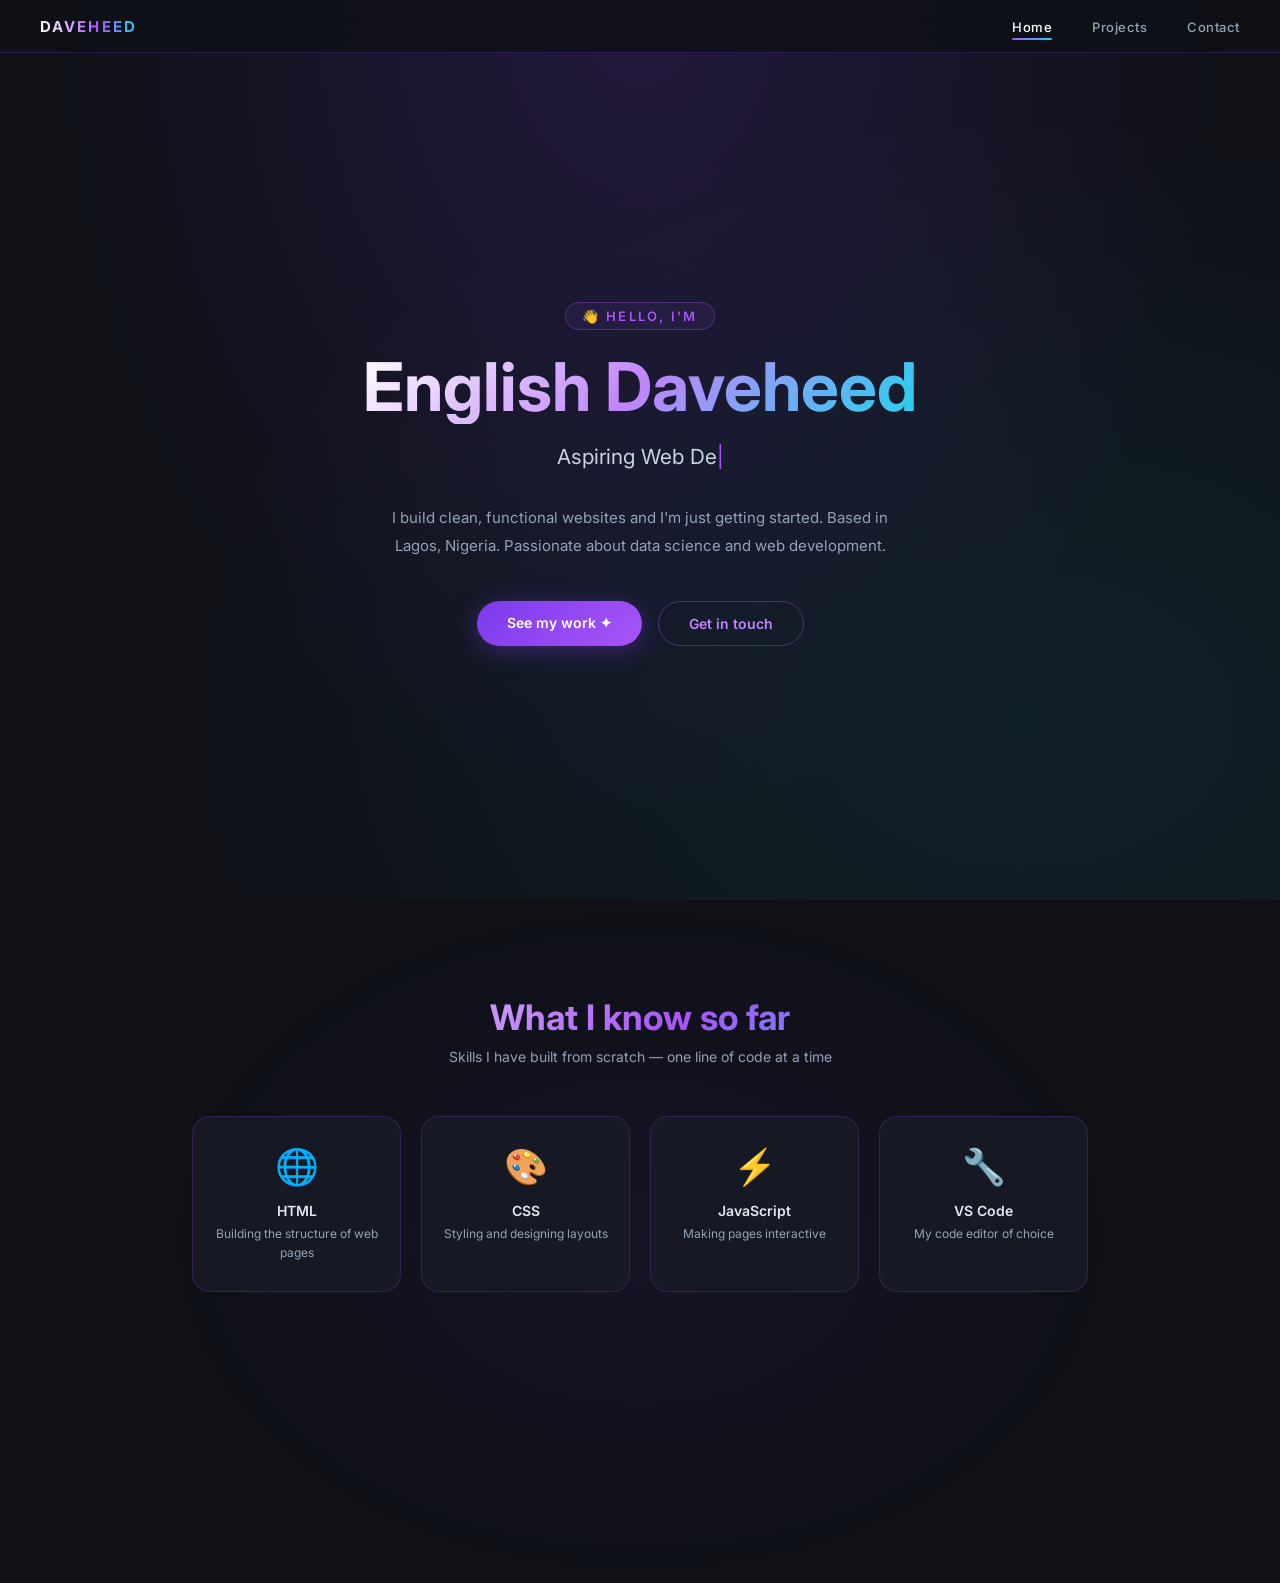
<file: index.html>
<!DOCTYPE html>
<html lang="en">
<head>
  <meta charset="UTF-8">
  <meta name="viewport" content="width=device-width, initial-scale=1.0">
  <title>ENGLISH DAVEHEED — Portfolio</title>
  <link rel="stylesheet" href="style.css">
  <link href="https://fonts.googleapis.com/css2?family=Inter:wght@400;500;600;700&display=swap" rel="stylesheet">
</head>
<body>

  

  <nav class="navbar">
    <div class="nav-logo">DAVEHEED</div>
    <ul class="nav-links">
      <li><a href="index.html" class="active">Home</a></li>
      <li><a href="projects.html">Projects</a></li>
      <li><a href="contact.html">Contact</a></li>
    </ul>
  </nav>

  <section class="hero">
    <div class="hero-content">
      <p class="hero-greeting">👋 Hello, I'm</p>
      <h1 class="hero-name">English Daveheed</h1>
      <h2 class="hero-title">
        <span id="typed-text"></span><span class="cursor">|</span>
      </h2>
      <p class="hero-bio">
        I build clean, functional websites and I'm just getting started.
        Based in Lagos, Nigeria. Passionate about data science and web development.
      </p>
      <div class="hero-buttons">
        <a href="projects.html" class="btn-primary">See my work ✦</a>
        <a href="contact.html" class="btn-secondary">Get in touch</a>
      </div>
    </div>
    <div class="hero-glow"></div>
  </section>

  <section class="skills">
    <h2 class="section-title">What I know so far</h2>
    <p class="section-sub">Skills I have built from scratch — one line of code at a time</p>
    <div class="skills-grid">
      <div class="skill-card">
        <span class="skill-icon">🌐</span>
        <h3>HTML</h3>
        <p>Building the structure of web pages</p>
      </div>
      <div class="skill-card">
        <span class="skill-icon">🎨</span>
        <h3>CSS</h3>
        <p>Styling and designing layouts</p>
      </div>
      <div class="skill-card">
        <span class="skill-icon">⚡</span>
        <h3>JavaScript</h3>
        <p>Making pages interactive</p>
      </div>
      <div class="skill-card">
        <span class="skill-icon">🔧</span>
        <h3>VS Code</h3>
        <p>My code editor of choice</p>
      </div>
      <div class="skill-card">
        <span class="skill-icon">📦</span>
        <h3>Git</h3>
        <p>Version control and saving work</p>
      </div>
      <div class="skill-card">
        <span class="skill-icon">🚀</span>
        <h3>GitHub Pages</h3>
        <p>Deploying websites for free</p>
      </div>
    </div>
  </section>

  <script src="script.js"></script>
</body>
</html>
</file>
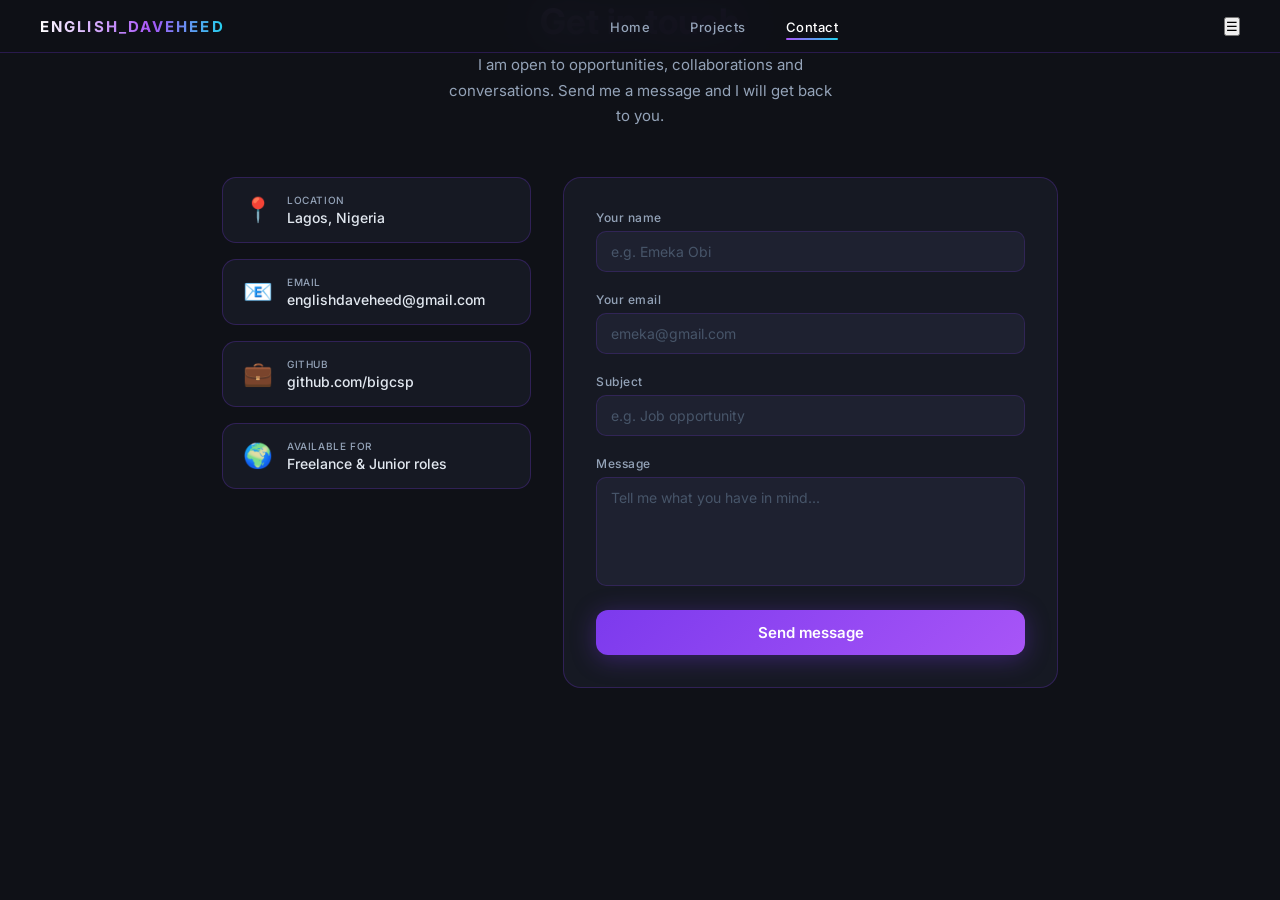
<file: contact.html>
<!DOCTYPE html>
<html lang="en">
<head>
  <meta charset="UTF-8">
  <meta name="viewport" content="width=device-width, initial-scale=1.0">
  <title>Contact — ENGLISH_DAVEHEED</title>
  <link rel="stylesheet" href="style.css">
  <link href="https://fonts.googleapis.com/css2?family=Inter:wght@400;500;600;700&display=swap" rel="stylesheet">
</head>
<body>

  <!-- Same nav as your other pages -->
  <nav class="navbar">
    <div class="nav-logo">ENGLISH_DAVEHEED</div>
    <ul class="nav-links">
      <li><a href="index.html">Home</a></li>
      <li><a href="projects.html">Projects</a></li>
      <li><a href="contact.html" class="active">Contact</a></li>
    </ul>
    <button id="navToggle" class="nav-toggle">☰</button>
  </nav>

  <!-- Contact Section -->
  <section class="contact">

    <div class="contact-header">
      <h1>Get in touch</h1>
      <p>I am open to opportunities, collaborations and conversations. Send me a message and I will get back to you.</p>
    </div>

    <div class="contact-wrap">

      <!-- Left side — contact info -->
      <div class="contact-info">
        <div class="info-card">
          <span class="info-icon">📍</span>
          <div>
            <div class="info-label">Location</div>
            <div class="info-value">Lagos, Nigeria</div>
          </div>
        </div>
        <div class="info-card">
          <span class="info-icon">📧</span>
          <div>
            <div class="info-label">Email</div>
            <div class="info-value">englishdaveheed@gmail.com</div>
          </div>
        </div>
        <div class="info-card">
          <span class="info-icon">💼</span>
          <div>
            <div class="info-label">GitHub</div>
            <div class="info-value">github.com/bigcsp</div>
          </div>
        </div>
        <div class="info-card">
          <span class="info-icon">🌍</span>
          <div>
            <div class="info-label">Available for</div>
            <div class="info-value">Freelance & Junior roles</div>
          </div>
        </div>
      </div>

      <!-- Right side — contact form -->
      <div class="contact-form-wrap">
        <div class="form-group">
          <label for="name">Your name</label>
          <input type="text" id="name" placeholder="e.g. Emeka Obi">
        </div>
        <div class="form-group">
          <label for="email">Your email</label>
          <input type="email" id="email" placeholder="emeka@gmail.com">
        </div>
        <div class="form-group">
          <label for="subject">Subject</label>
          <input type="text" id="subject" placeholder="e.g. Job opportunity">
        </div>
        <div class="form-group">
          <label for="message">Message</label>
          <textarea id="message" rows="5" placeholder="Tell me what you have in mind..."></textarea>
        </div>
        <button id="send-btn">Send message</button>
        <div id="success-msg" class="success-msg">
          ✅ Message sent! I will get back to you soon.
        </div>
      </div>

    </div>
  </section>

  <script src="script.js"></script>
</body>
</html>
</file>
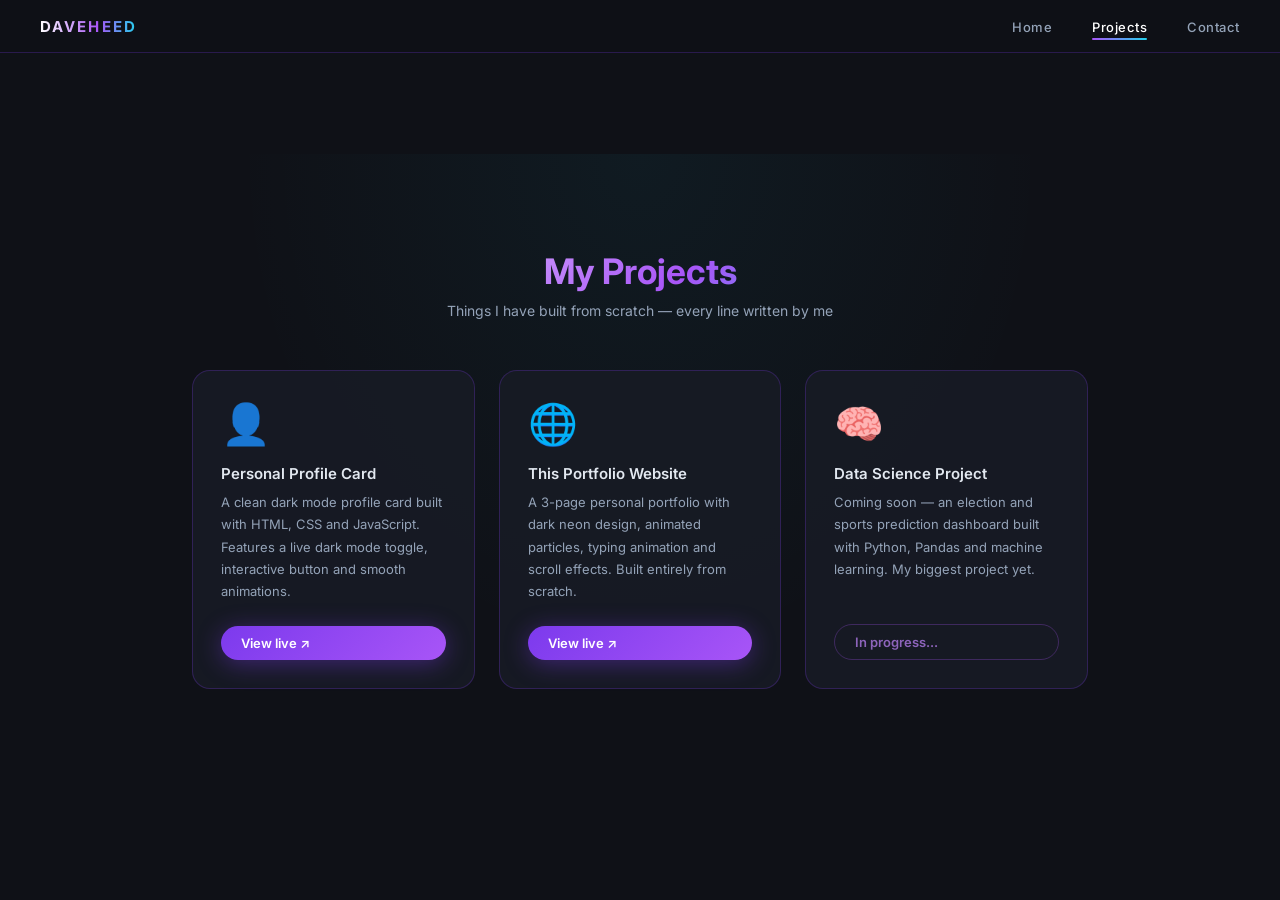
<file: project.html>
<!DOCTYPE html>
<html lang="en">
<head>
  <meta charset="UTF-8">
  <meta name="viewport" content="width=device-width, initial-scale=1.0">
  <title>Projects — English Daveheed</title>
  <link rel="stylesheet" href="style.css">
  <link href="https://fonts.googleapis.com/css2?family=Inter:wght@400;500;600;700&display=swap" rel="stylesheet">
</head>
<body>

  <canvas id="particles-canvas"></canvas>

  <nav class="navbar">
    <div class="nav-logo">DAVEHEED</div>
    <ul class="nav-links">
      <li><a href="index.html">Home</a></li>
      <li><a href="projects.html" class="active">Projects</a></li>
      <li><a href="contact.html">Contact</a></li>
    </ul>
  </nav>

  <section class="projects">

    <h1 class="section-title" style="margin-top:2rem">My Projects</h1>
    <p class="section-sub">Things I have built from scratch — every line written by me</p>

    <div class="projects-grid">

      <!-- Project 1 — your real live project -->
      <div class="project-card">
        <span class="project-icon">👤</span>
        <h2>Personal Profile Card</h2>
        <p>A clean dark mode profile card built with HTML, CSS and JavaScript. Features a live dark mode toggle, interactive button and smooth animations.</p>
        <a href="https://bigcsp.github.io/my-profile/" target="_blank" class="btn-primary" style="font-size:13px;padding:9px 20px;display:inline-block;margin-top:auto">View live ↗</a>
      </div>

      <!-- Project 2 -->
      <div class="project-card">
        <span class="project-icon">🌐</span>
        <h2>This Portfolio Website</h2>
        <p>A 3-page personal portfolio with dark neon design, animated particles, typing animation and scroll effects. Built entirely from scratch.</p>
        <a href="index.html" class="btn-primary" style="font-size:13px;padding:9px 20px;display:inline-block;margin-top:auto">View live ↗</a>
      </div>

      <!-- Project 3 — coming soon -->
      <div class="project-card">
        <span class="project-icon">🧠</span>
        <h2>Data Science Project</h2>
        <p>Coming soon — an election and sports prediction dashboard built with Python, Pandas and machine learning. My biggest project yet.</p>
        <span class="btn-secondary" style="font-size:13px;padding:9px 20px;display:inline-block;cursor:default;opacity:.7">In progress...</span>
      </div>

    </div>

  </section>

  <script src="script.js"></script>
</body>
</html>
</file>
<file: style.css>
*, *::before, *::after {
  box-sizing: border-box;
  margin: 0;
  padding: 0;
}

:root {
  --bg:       #0f1117;
  --bg2:      #181b24;
  --bg3:      #1e2130;
  --accent:   #7c3aed;
  --accent2:  #a855f7;
  --cyan:     #22d3ee;
  --text:     #f1f5f9;
  --muted:    #94a3b8;
  --border:   rgba(124,58,237,0.25);
  --card-bg:  rgba(24,27,36,0.95);
}

html { scroll-behavior: smooth; }

body {
  font-family: 'Inter', sans-serif;
  background: var(--bg);
  color: var(--text);
  overflow-x: hidden;
  min-height: 100vh;
}

/* ── NAVBAR ──────────────────────── */
.navbar {
  position: fixed;
  top: 0; left: 0; right: 0;
  z-index: 999;
  display: flex;
  align-items: center;
  justify-content: space-between;
  padding: 1rem 2.5rem;
  background: rgba(15,17,23,0.92);
  backdrop-filter: blur(20px);
  border-bottom: 1px solid var(--border);
}

.nav-logo {
  font-size: 15px;
  font-weight: 700;
  letter-spacing: 0.14em;
  background: linear-gradient(90deg, #fff 0%, #a855f7 60%, #22d3ee 100%);
  -webkit-background-clip: text;
  -webkit-text-fill-color: transparent;
  background-clip: text;
}

.nav-links {
  display: flex;
  list-style: none;
  gap: 2.5rem;
}

.nav-links a {
  font-size: 13px;
  font-weight: 500;
  color: var(--muted);
  text-decoration: none;
  letter-spacing: 0.04em;
  position: relative;
  transition: color 0.25s;
}

.nav-links a::after {
  content: '';
  position: absolute;
  bottom: -5px; left: 0;
  width: 0; height: 2px;
  background: linear-gradient(90deg, var(--accent2), var(--cyan));
  border-radius: 2px;
  transition: width 0.3s;
}

.nav-links a:hover,
.nav-links a.active { color: #fff; }

.nav-links a:hover::after,
.nav-links a.active::after { width: 100%; }

/* ── HERO ────────────────────────── */
.hero {
  position: relative;
  min-height: 100vh;
  display: flex;
  align-items: center;
  justify-content: center;
  text-align: center;
  padding: 8rem 2rem 5rem;
  background:
    radial-gradient(ellipse at 50% 0%, rgba(124,58,237,0.18) 0%, transparent 65%),
    radial-gradient(ellipse at 80% 80%, rgba(34,211,238,0.08) 0%, transparent 60%),
    var(--bg);
}

.hero-content {
  max-width: 680px;
  opacity: 0;
  transform: translateY(28px);
  animation: fadeUp 0.85s ease 0.2s forwards;
}

@keyframes fadeUp {
  to { opacity: 1; transform: translateY(0); }
}

.hero-greeting {
  display: inline-block;
  font-size: 13px;
  font-weight: 600;
  color: var(--accent2);
  letter-spacing: 0.18em;
  text-transform: uppercase;
  margin-bottom: 1.25rem;
  padding: 5px 16px;
  border: 1px solid rgba(168,85,247,0.3);
  border-radius: 50px;
  background: rgba(168,85,247,0.08);
}

.hero-name {
  font-size: clamp(2.4rem, 7vw, 4.2rem);
  font-weight: 700;
  line-height: 1.1;
  margin-bottom: 1.25rem;
  background: linear-gradient(135deg, #ffffff 0%, #c084fc 50%, #22d3ee 100%);
  -webkit-background-clip: text;
  -webkit-text-fill-color: transparent;
  background-clip: text;
}

.hero-title {
  font-size: clamp(1rem, 2.5vw, 1.3rem);
  font-weight: 400;
  color: #cbd5e1;
  min-height: 2.2rem;
  margin-bottom: 1.5rem;
}

.cursor {
  display: inline-block;
  color: var(--accent2);
  animation: blink 0.75s infinite;
}

@keyframes blink {
  0%,100% { opacity: 1; }
  50%      { opacity: 0; }
}

.hero-bio {
  font-size: 15px;
  color: #94a3b8;
  line-height: 1.9;
  max-width: 500px;
  margin: 0 auto 2.5rem;
}

.hero-buttons {
  display: flex;
  gap: 1rem;
  justify-content: center;
  flex-wrap: wrap;
}

/* ── BUTTONS ─────────────────────── */
.btn-primary {
  padding: 13px 30px;
  background: linear-gradient(135deg, #7c3aed, #a855f7);
  color: #fff;
  border: none;
  border-radius: 50px;
  font-size: 14px;
  font-weight: 600;
  text-decoration: none;
  cursor: pointer;
  font-family: 'Inter', sans-serif;
  box-shadow: 0 4px 24px rgba(124,58,237,0.4);
  transition: transform 0.25s, box-shadow 0.25s;
  display: inline-block;
}

.btn-primary:hover {
  transform: translateY(-3px);
  box-shadow: 0 8px 36px rgba(168,85,247,0.55);
}

.btn-secondary {
  padding: 13px 30px;
  background: transparent;
  color: #c084fc;
  border: 1px solid rgba(168,85,247,0.4);
  border-radius: 50px;
  font-size: 14px;
  font-weight: 600;
  text-decoration: none;
  cursor: pointer;
  font-family: 'Inter', sans-serif;
  transition: all 0.25s;
  display: inline-block;
}

.btn-secondary:hover {
  background: rgba(168,85,247,0.1);
  border-color: var(--accent2);
  transform: translateY(-3px);
}

/* ── SECTION SHARED ──────────────── */
.section-title {
  font-size: clamp(1.6rem, 4vw, 2.2rem);
  font-weight: 700;
  text-align: center;
  margin-bottom: 0.5rem;
  background: linear-gradient(135deg, #fff 0%, #a855f7 55%, #22d3ee 100%);
  -webkit-background-clip: text;
  -webkit-text-fill-color: transparent;
  background-clip: text;
}

.section-sub {
  text-align: center;
  color: var(--muted);
  font-size: 14px;
  margin-bottom: 3rem;
  line-height: 1.6;
}

/* ── SKILLS ──────────────────────── */
.skills {
  max-width: 960px;
  margin: 0 auto;
  padding: 6rem 2rem;
  position: relative;
}

.skills::before {
  content: '';
  position: absolute;
  inset: 0;
  background: radial-gradient(ellipse at 50% 50%, rgba(124,58,237,0.07) 0%, transparent 70%);
  pointer-events: none;
}

.skills-grid {
  display: grid;
  grid-template-columns: repeat(auto-fit, minmax(175px, 1fr));
  gap: 1.25rem;
}

.skill-card {
  background: var(--card-bg);
  border: 1px solid var(--border);
  border-radius: 18px;
  padding: 1.75rem 1.25rem;
  text-align: center;
  position: relative;
  overflow: hidden;
  cursor: default;
  opacity: 0;
  transform: translateY(22px);
  transition: opacity 0.55s ease, transform 0.55s ease,
              border-color 0.3s, box-shadow 0.3s, background 0.3s;
}

.skill-card.visible {
  opacity: 1;
  transform: translateY(0);
}

.skill-card::before {
  content: '';
  position: absolute;
  top: 0; left: 0; right: 0;
  height: 2px;
  background: linear-gradient(90deg, #7c3aed, #c084fc, #22d3ee);
  transform: scaleX(0);
  transform-origin: left;
  transition: transform 0.4s;
}

.skill-card:hover {
  border-color: rgba(168,85,247,0.6);
  background: rgba(30,33,48,0.98);
  box-shadow: 0 8px 36px rgba(124,58,237,0.2);
  transform: translateY(-5px);
}

.skill-card:hover::before { transform: scaleX(1); }

.skill-icon {
  font-size: 2.2rem;
  display: block;
  margin-bottom: 0.875rem;
}

.skill-card h3 {
  font-size: 14px;
  font-weight: 600;
  color: #e2e8f0;
  margin-bottom: 6px;
}

.skill-card p {
  font-size: 12px;
  color: var(--muted);
  line-height: 1.55;
}

/* ── PROJECTS ────────────────────── */
.projects {
  max-width: 960px;
  margin: 0 auto 5rem;
  padding: 4rem 2rem;
  background: radial-gradient(ellipse at 50% 0%, rgba(34,211,238,0.05) 0%, transparent 60%);
  border-radius: 24px;
}

.projects-grid {
  display: grid;
  grid-template-columns: repeat(auto-fit, minmax(260px, 1fr));
  gap: 1.5rem;
}

.project-card {
  background: var(--card-bg);
  border: 1px solid var(--border);
  border-radius: 18px;
  padding: 1.75rem;
  display: flex;
  flex-direction: column;
  opacity: 0;
  transform: translateY(22px);
  transition: opacity 0.55s ease, transform 0.55s ease,
              border-color 0.3s, box-shadow 0.3s;
}

.project-card.visible {
  opacity: 1;
  transform: translateY(0);
}

.project-card:hover {
  border-color: rgba(168,85,247,0.55);
  transform: translateY(-5px);
  box-shadow: 0 12px 40px rgba(124,58,237,0.18);
}

.project-icon {
  font-size: 2.5rem;
  display: block;
  margin-bottom: 1rem;
}

.project-card h2 {
  font-size: 15px;
  font-weight: 600;
  color: #e2e8f0;
  margin-bottom: 8px;
}

.project-card p {
  font-size: 13px;
  color: var(--muted);
  line-height: 1.7;
  margin-bottom: 1.5rem;
  flex: 1;
}

/* ── CONTACT ─────────────────────── */
.contact {
  max-width: 900px;
  margin: 0 auto 5rem;
  padding: 0 2rem;
}

.contact-header {
  text-align: center;
  margin-bottom: 3rem;
}

.contact-header h1 {
  font-size: clamp(1.75rem, 4vw, 2.2rem);
  font-weight: 700;
  background: linear-gradient(135deg, #fff, #a855f7 60%, #22d3ee);
  -webkit-background-clip: text;
  -webkit-text-fill-color: transparent;
  background-clip: text;
  margin-bottom: 10px;
}

.contact-header p {
  font-size: 15px;
  color: var(--muted);
  max-width: 400px;
  margin: 0 auto;
  line-height: 1.7;
}

.contact-wrap {
  display: grid;
  grid-template-columns: 1fr 1.6fr;
  gap: 2rem;
  align-items: start;
}

.contact-info {
  display: flex;
  flex-direction: column;
  gap: 1rem;
}

.info-card {
  display: flex;
  align-items: center;
  gap: 14px;
  background: var(--card-bg);
  border: 1px solid var(--border);
  border-radius: 14px;
  padding: 1rem 1.25rem;
  transition: border-color 0.3s, box-shadow 0.3s, transform 0.3s;
}

.info-card:hover {
  border-color: rgba(168,85,247,0.55);
  box-shadow: 0 4px 20px rgba(124,58,237,0.15);
  transform: translateX(4px);
}

.info-icon { font-size: 1.5rem; flex-shrink: 0; }

.info-label {
  font-size: 10px;
  color: var(--muted);
  font-weight: 500;
  text-transform: uppercase;
  letter-spacing: 0.06em;
  margin-bottom: 3px;
}

.info-value {
  font-size: 14px;
  font-weight: 500;
  color: #e2e8f0;
}

.contact-form-wrap {
  background: var(--card-bg);
  border: 1px solid var(--border);
  border-radius: 18px;
  padding: 2rem;
}

.form-group { margin-bottom: 1.25rem; }

.form-group label {
  display: block;
  font-size: 12px;
  font-weight: 500;
  color: var(--muted);
  margin-bottom: 6px;
  letter-spacing: 0.04em;
}

.form-group input,
.form-group textarea {
  width: 100%;
  padding: 11px 14px;
  border: 1px solid rgba(124,58,237,0.2);
  border-radius: 10px;
  font-size: 14px;
  font-family: 'Inter', sans-serif;
  color: #e2e8f0;
  background: var(--bg3);
  outline: none;
  transition: border-color 0.2s, box-shadow 0.2s;
  resize: none;
}

.form-group input::placeholder,
.form-group textarea::placeholder { color: #475569; }

.form-group input:focus,
.form-group textarea:focus {
  border-color: var(--accent2);
  box-shadow: 0 0 0 3px rgba(168,85,247,0.12);
}

#send-btn {
  width: 100%;
  padding: 13px;
  background: linear-gradient(135deg, #7c3aed, #a855f7);
  color: #fff;
  border: none;
  border-radius: 12px;
  font-size: 15px;
  font-weight: 600;
  cursor: pointer;
  font-family: 'Inter', sans-serif;
  box-shadow: 0 4px 24px rgba(124,58,237,0.35);
  transition: transform 0.25s, box-shadow 0.25s;
}

#send-btn:hover {
  transform: translateY(-2px);
  box-shadow: 0 8px 36px rgba(168,85,247,0.5);
}

.success-msg {
  display: none;
  margin-top: 1rem;
  padding: 12px 16px;
  background: rgba(16,185,129,0.1);
  color: #34d399;
  border: 1px solid rgba(16,185,129,0.25);
  border-radius: 10px;
  font-size: 14px;
  font-weight: 500;
  text-align: center;
}

/* ── FADE IN UTILITY ─────────────── */
.fade-in {
  opacity: 0;
  transform: translateY(20px);
  transition: opacity 0.6s ease, transform 0.6s ease;
}
.fade-in.visible {
  opacity: 1;
  transform: translateY(0);
}

/* ── RESPONSIVE ──────────────────── */
@media (max-width: 640px) {
  .contact-wrap { grid-template-columns: 1fr; }
  .hero-buttons { flex-direction: column; align-items: center; }
  .navbar { padding: 1rem 1.25rem; }
  .nav-links { gap: 1.5rem; }
}
</file>
